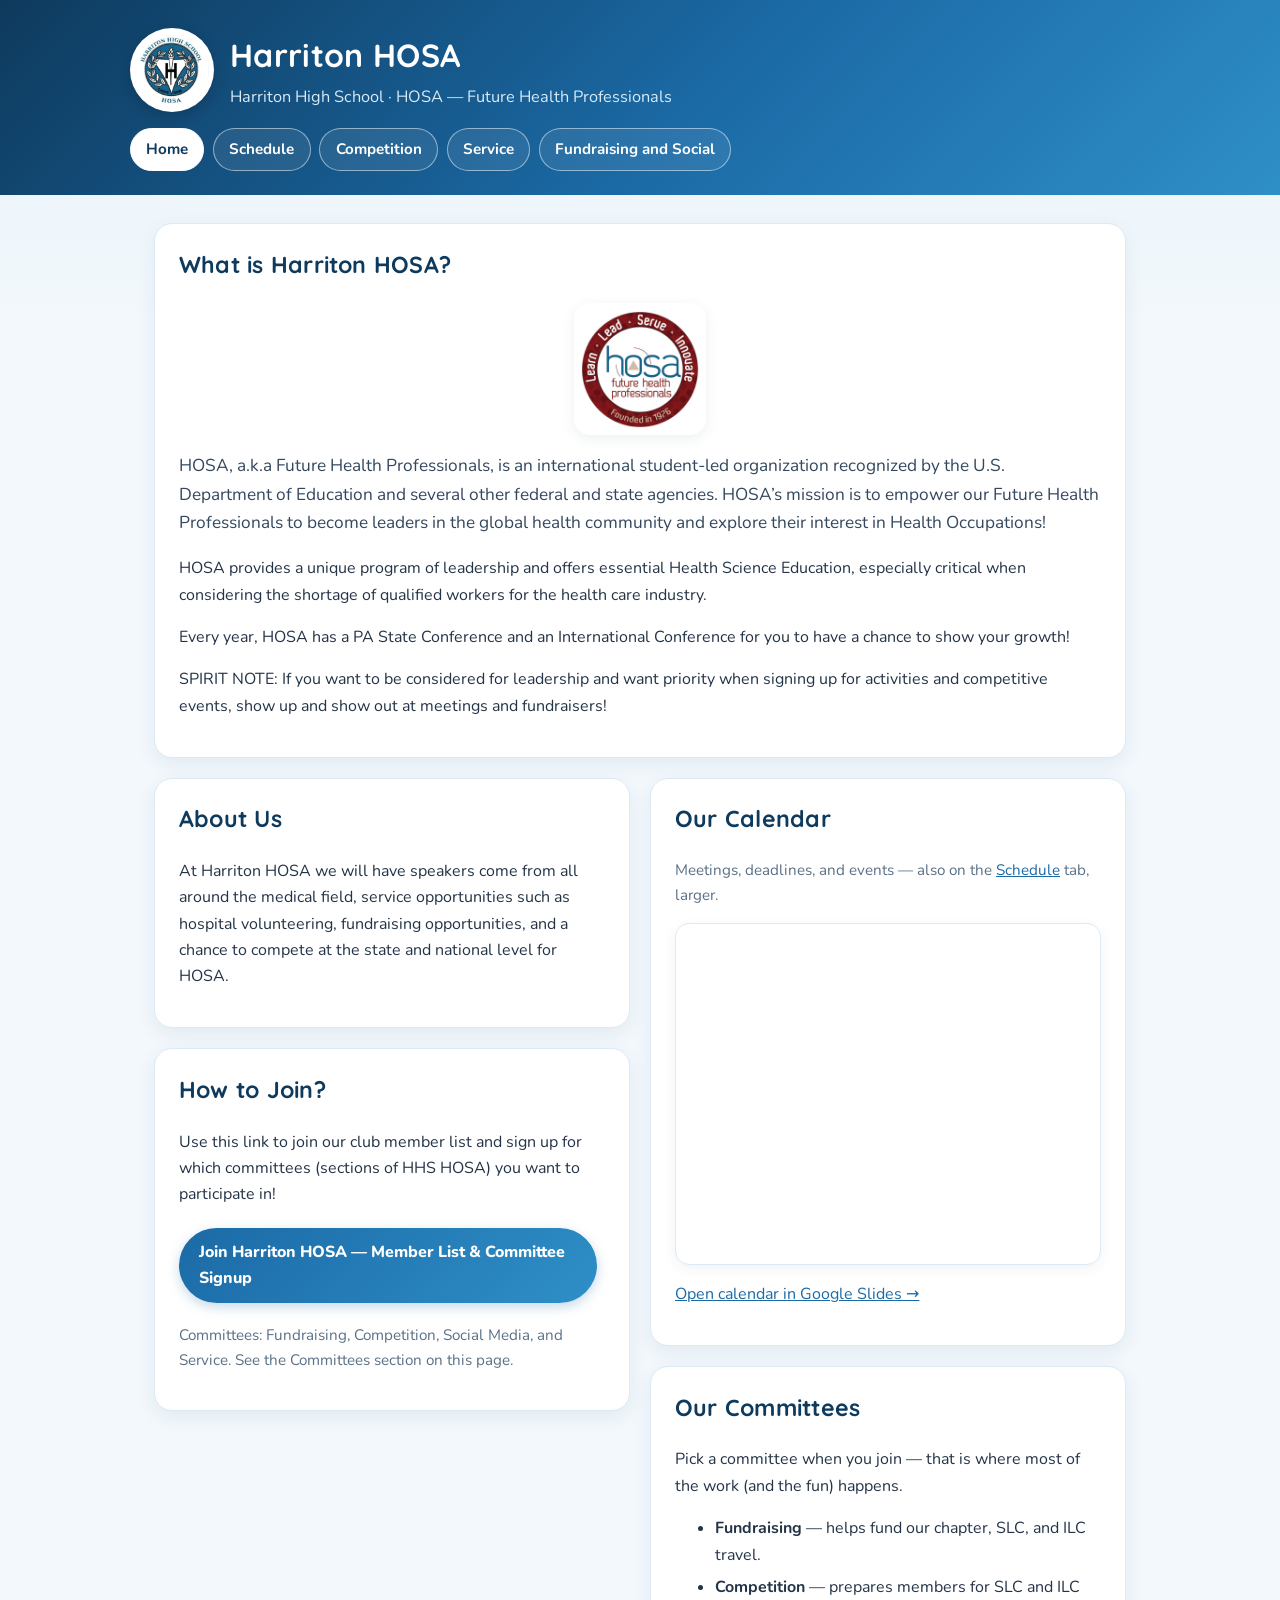
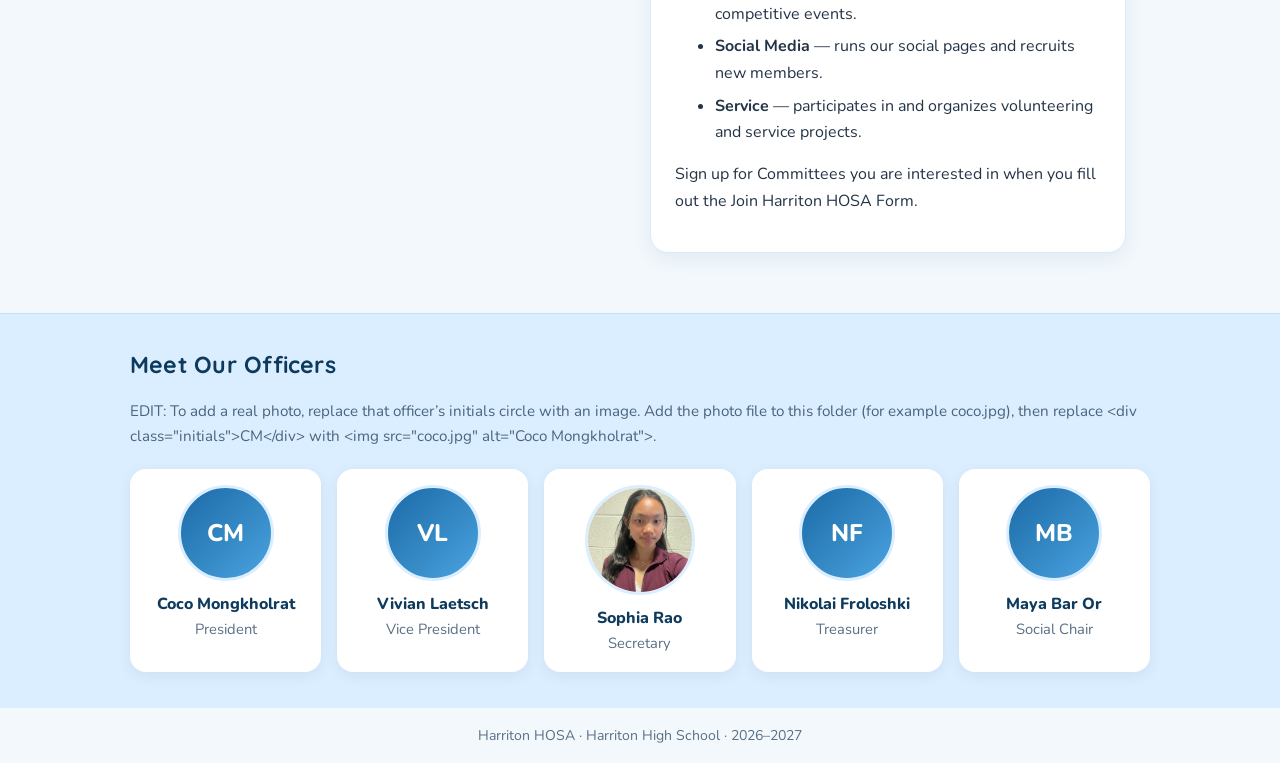
<file: index.html>
<!DOCTYPE html>
<html lang="en">
<head>
  <meta charset="utf-8">
  <meta name="viewport" content="width=device-width, initial-scale=1">
  <title>Harriton HOSA — Home</title>
  <meta name="description" content="Harriton High School HOSA — Future Health Professionals. Learn what we do, how to join, and which committee fits you.">
  <link rel="preconnect" href="https://fonts.googleapis.com">
  <link rel="preconnect" href="https://fonts.gstatic.com" crossorigin>
  <link href="https://fonts.googleapis.com/css2?family=Nunito:wght@400;600;700;800&family=Quicksand:wght@600;700&display=swap" rel="stylesheet">
  <link rel="stylesheet" href="style.css">
</head>
<body>
  <header class="site-header">
    <div class="wrap">
      <div class="header-top">
        <img class="logo-img" src="harriton-logo.png" alt="Harriton High School HOSA logo">
        <div>
          <h1>Harriton HOSA</h1>
          <p>Harriton High School &middot; HOSA — Future Health Professionals</p>
        </div>
      </div>
      <nav>
        <a href="index.html" aria-current="page">Home</a>
        <a href="schedule.html">Schedule</a>
        <a href="competition.html">Competition</a>
        <a href="service.html">Service</a>
        <a href="fundraising-social.html">Fundraising and Social</a>
      </nav>
    </div>
  </header>

  <main class="wrap">
    <!-- EDIT: Change the text below like you would in Google Sites — just edit the words between the tags, then save. -->
    <section class="card">
      <h2>What is Harriton HOSA?</h2>
      <img class="hosa-logo-small" src="hosa-logo.png" alt="HOSA — Future Health Professionals logo">
      <p class="lead">HOSA, a.k.a Future Health Professionals, is an international student-led organization recognized by the U.S. Department of Education and several other federal and state agencies. HOSA&rsquo;s mission is to empower our Future Health Professionals to become leaders in the global health community and explore their interest in Health Occupations!</p>
      <p>HOSA provides a unique program of leadership and offers essential Health Science Education, especially critical when considering the shortage of qualified workers for the health care industry.</p>
      <p>Every year, HOSA has a PA State Conference and an International Conference for you to have a chance to show your growth!</p>
      <p>SPIRIT NOTE: If you want to be considered for leadership and want priority when signing up for activities and competitive events, show up and show out at meetings and fundraisers!</p>
    </section>

    <div class="columns">
      <div>
        <section class="card">
          <h2>About Us</h2>
          <p>At Harriton HOSA we will have speakers come from all around the medical field, service opportunities such as hospital volunteering, fundraising opportunities, and a chance to compete at the state and national level for HOSA.</p>
        </section>

        <section class="card">
          <h2>How to Join?</h2>
          <p>Use this link to join our club member list and sign up for which committees (sections of HHS HOSA) you want to participate in!</p>
          <p><a class="button" href="https://docs.google.com/forms/d/e/1FAIpQLSc42jfWqCKPXL2SERlUSpcEFGGUBi-7hEyVZJ_3Ud1fs2aryA/viewform?usp=publish-editor">Join Harriton HOSA — Member List &amp; Committee Signup</a></p>
          <p class="muted">Committees: Fundraising, Competition, Social Media, and Service. See the Committees section on this page.</p>
        </section>
      </div>

      <div>
        <section class="card">
          <h2>Our Calendar</h2>
          <p class="muted">Meetings, deadlines, and events — also on the <a href="schedule.html">Schedule</a> tab, larger.</p>
          <div class="embed">
            <!-- EDIT: This is the Google Slides calendar. If you make a new calendar slideshow, replace only the long ID in the src below. The slideshow must be shared as Anyone with the link can view, or File > Share > Publish to web, or the embed will ask for a login. -->
            <iframe src="https://docs.google.com/presentation/d/1mfdvBEq1URchs_hJdiRhdSc4F8808NfdTr2dYdcWqeU/embed?start=false&amp;loop=false&amp;delayms=3000" allowfullscreen="true" title="Harriton HOSA calendar"></iframe>
          </div>
          <p><a href="https://docs.google.com/presentation/d/1mfdvBEq1URchs_hJdiRhdSc4F8808NfdTr2dYdcWqeU/edit?slide=id.p#slide=id.p">Open calendar in Google Slides &rarr;</a></p>
        </section>

        <section class="card">
          <h2>Our Committees</h2>
          <p>Pick a committee when you join — that is where most of the work (and the fun) happens.</p>
          <ul class="tight">
            <li><strong>Fundraising</strong> — helps fund our chapter, SLC, and ILC travel.</li>
            <li><strong>Competition</strong> — prepares members for SLC and ILC competitive events.</li>
            <li><strong>Social Media</strong> — runs our social pages and recruits new members.</li>
            <li><strong>Service</strong> — participates in and organizes volunteering and service projects.</li>
          </ul>
          <p>Sign up for Committees you are interested in when you fill out the Join Harriton HOSA Form.</p>
        </section>
      </div>
    </div>
  </main>
  <section class="officers">
    <div class="wrap">
      <h2>Meet Our Officers</h2>
      <p class="muted">EDIT: To add a real photo, replace that officer&rsquo;s initials circle with an image. Add the photo file to this folder (for example coco.jpg), then replace &lt;div class="initials"&gt;CM&lt;/div&gt; with &lt;img src="coco.jpg" alt="Coco Mongkholrat"&gt;.</p>
      <div class="officer-grid">
        <div class="officer"><div class="initials">CM</div><div class="name">Coco Mongkholrat</div><div class="role">President</div></div>
        <div class="officer"><div class="initials">VL</div><div class="name">Vivian Laetsch</div><div class="role">Vice President</div></div>
        <div class="officer"><img src="IMG_9141.jpeg" alt="Sophia Rao"><div class="name">Sophia Rao</div><div class="role">Secretary</div></div>
        <div class="officer"><div class="initials">NF</div><div class="name">Nikolai Froloshki</div><div class="role">Treasurer</div></div>
        <div class="officer"><div class="initials">MB</div><div class="name">Maya Bar Or</div><div class="role">Social Chair</div></div>
      </div>
    </div>
  </section>

  <footer class="site-footer">Harriton HOSA &middot; Harriton High School &middot; 2026–2027</footer>
</body>
</html>
</file>
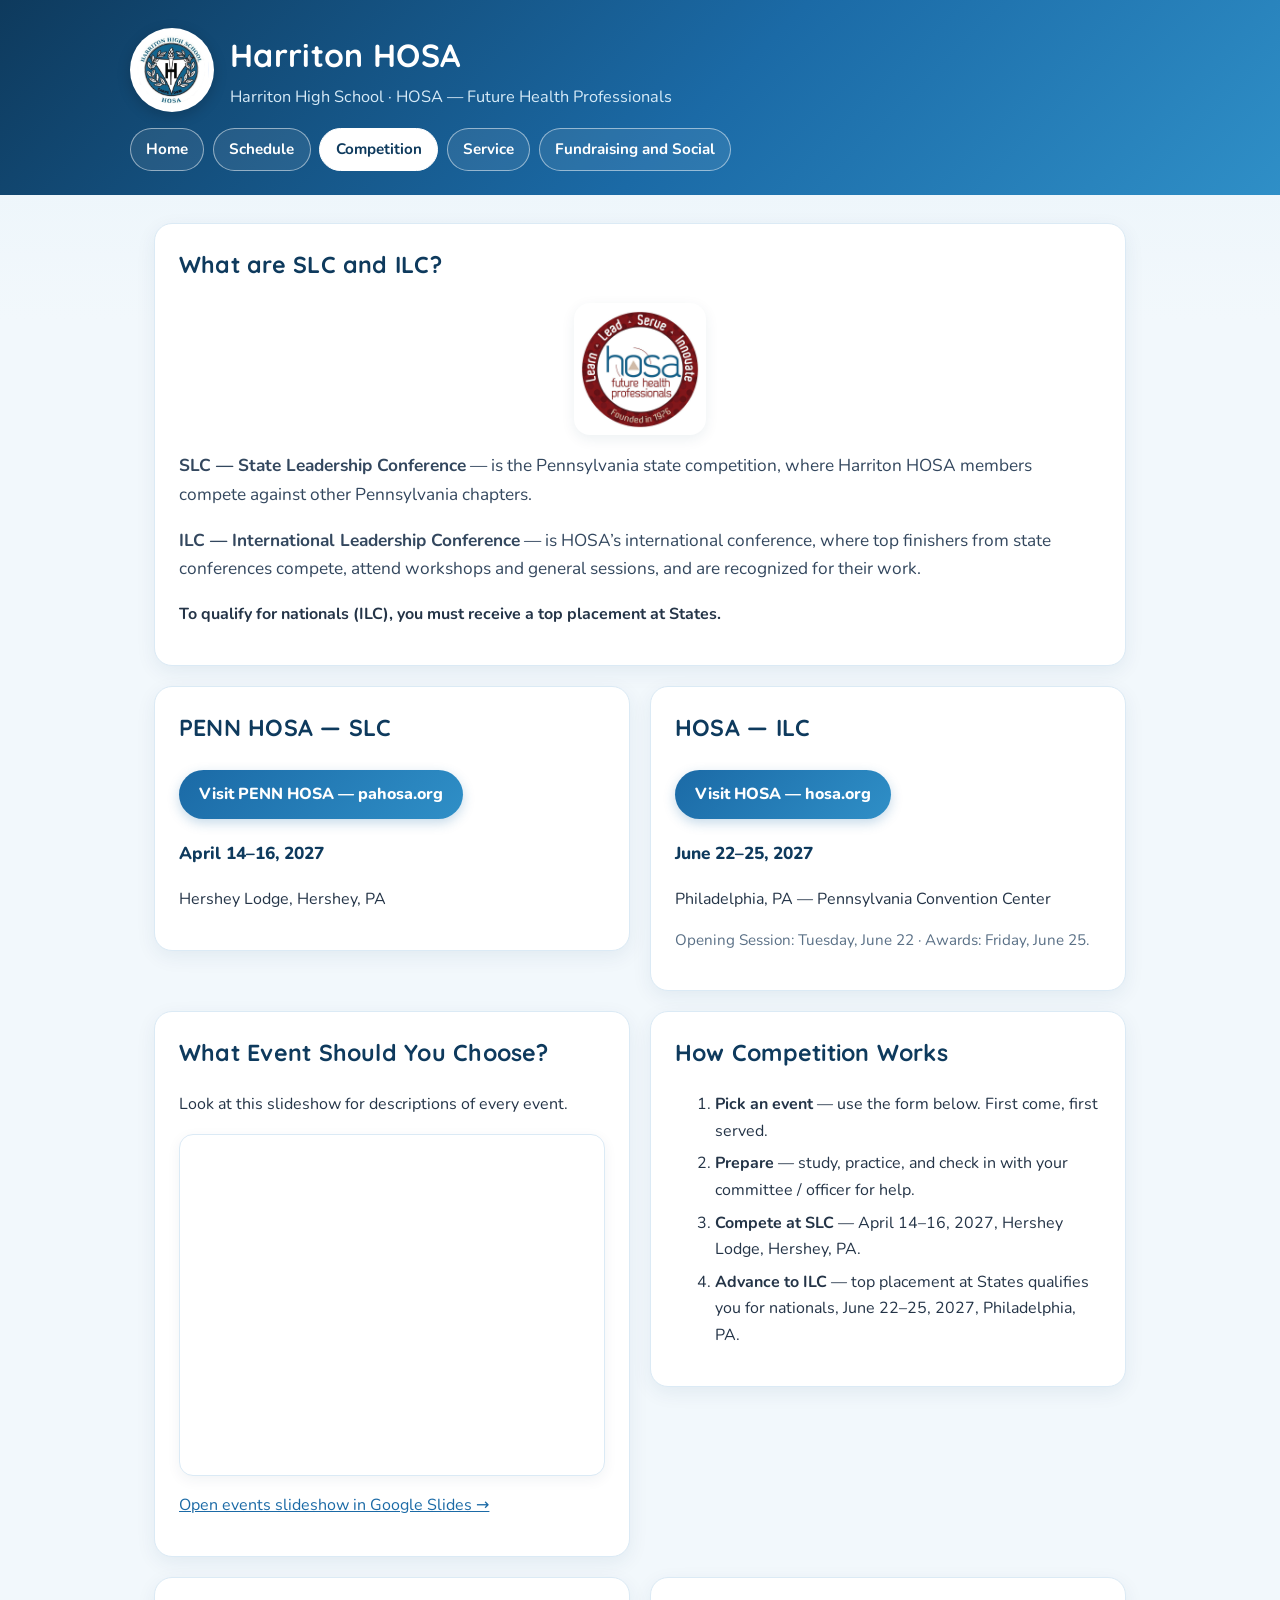
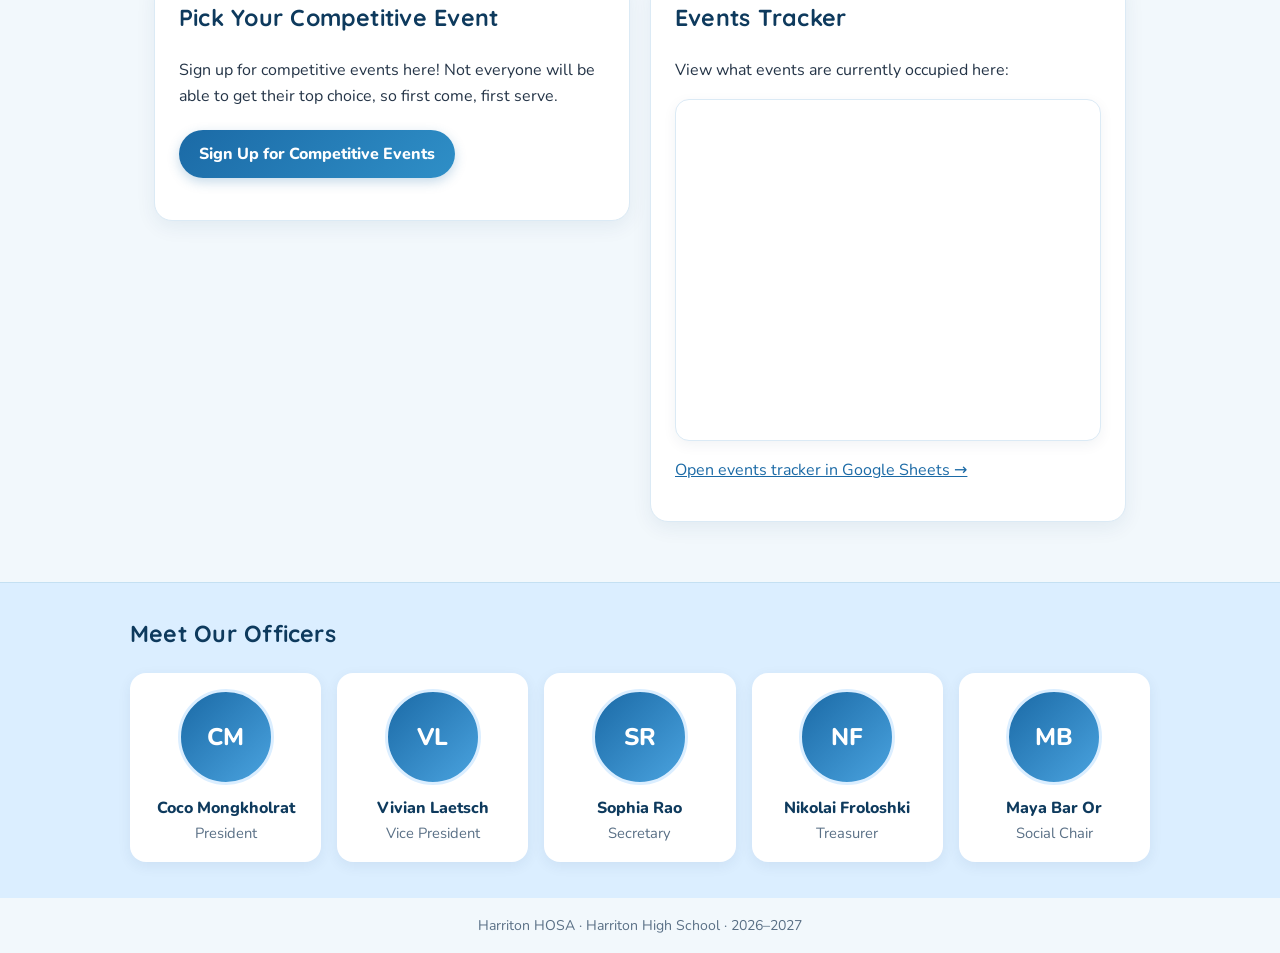
<file: competition.html>
<!DOCTYPE html>
<html lang="en">
<head>
  <meta charset="utf-8">
  <meta name="viewport" content="width=device-width, initial-scale=1">
  <title>Harriton HOSA — Competition</title>
  <meta name="description" content="Harriton HOSA competition — SLC and ILC, dates and locations, events, and how competition works.">
  <link rel="preconnect" href="https://fonts.googleapis.com">
  <link rel="preconnect" href="https://fonts.gstatic.com" crossorigin>
  <link href="https://fonts.googleapis.com/css2?family=Nunito:wght@400;600;700;800&family=Quicksand:wght@600;700&display=swap" rel="stylesheet">
  <link rel="stylesheet" href="style.css">
</head>
<body>
  <header class="site-header">
    <div class="wrap">
      <div class="header-top">
        <img class="logo-img" src="harriton-logo.png" alt="Harriton High School HOSA logo">
        <div>
          <h1>Harriton HOSA</h1>
          <p>Harriton High School &middot; HOSA — Future Health Professionals</p>
        </div>
      </div>
      <nav>
        <a href="index.html">Home</a>
        <a href="schedule.html">Schedule</a>
        <a href="competition.html" aria-current="page">Competition</a>
        <a href="service.html">Service</a>
        <a href="fundraising-social.html">Fundraising and Social</a>
      </nav>
    </div>
  </header>

  <main class="wrap">
    <section class="card">
      <h2>What are SLC and ILC?</h2>
      <img class="hosa-logo-small" src="hosa-logo.png" alt="HOSA — Future Health Professionals logo">
      <p class="lead"><strong>SLC — State Leadership Conference</strong> — is the Pennsylvania state competition, where Harriton HOSA members compete against other Pennsylvania chapters.</p>
      <p class="lead"><strong>ILC — International Leadership Conference</strong> — is HOSA&rsquo;s international conference, where top finishers from state conferences compete, attend workshops and general sessions, and are recognized for their work.</p>
      <p><strong>To qualify for nationals (ILC), you must receive a top placement at States.</strong></p>
    </section>

    <div class="conference">
      <section class="card">
        <h2>PENN HOSA — SLC</h2>
        <p><a class="button" href="https://pahosa.org/">Visit PENN HOSA — pahosa.org</a></p>
        <p class="date-line">April 14–16, 2027</p>
        <p>Hershey Lodge, Hershey, PA</p>
      </section>

      <section class="card">
        <h2>HOSA — ILC</h2>
        <p><a class="button" href="https://hosa.org/">Visit HOSA — hosa.org</a></p>
        <p class="date-line">June 22–25, 2027</p>
        <p>Philadelphia, PA — Pennsylvania Convention Center</p>
        <p class="muted">Opening Session: Tuesday, June 22 &middot; Awards: Friday, June 25.</p>
      </section>
    </div>

    <div class="columns">
      <section class="card">
        <h2>What Event Should You Choose?</h2>
        <p>Look at this slideshow for descriptions of every event.</p>
        <div class="embed">
          <iframe src="https://docs.google.com/presentation/d/188fEeIF8FFiHyWXehj-7ZwwgN0Vzp-uC/embed?start=false&amp;loop=false&amp;delayms=3000" allowfullscreen="true" title="HOSA competitive events slideshow"></iframe>
        </div>
        <p><a href="https://docs.google.com/presentation/d/188fEeIF8FFiHyWXehj-7ZwwgN0Vzp-uC/edit?pli=1&amp;slide=id.g3f8e8524f2d_0_0#slide=id.g3f8e8524f2d_0_0">Open events slideshow in Google Slides &rarr;</a></p>
      </section>

      <section class="card">
        <h2>How Competition Works</h2>
        <ol class="tight">
          <li><strong>Pick an event</strong> — use the form below. First come, first served.</li>
          <li><strong>Prepare</strong> — study, practice, and check in with your committee / officer for help.</li>
          <li><strong>Compete at SLC</strong> — April 14–16, 2027, Hershey Lodge, Hershey, PA.</li>
          <li><strong>Advance to ILC</strong> — top placement at States qualifies you for nationals, June 22–25, 2027, Philadelphia, PA.</li>
        </ol>
      </section>
    </div>

    <div class="columns">
      <section class="card">
        <h2>Pick Your Competitive Event</h2>
        <p>Sign up for competitive events here! Not everyone will be able to get their top choice, so first come, first serve.</p>
        <p><a class="button" href="https://docs.google.com/forms/d/e/1FAIpQLSdqk2BlFJGXakVuuCtnqomARB2UqHBTlARlPc3tVABK3GrmCw/viewform?usp=dialog">Sign Up for Competitive Events</a></p>
      </section>

      <section class="card">
        <h2>Events Tracker</h2>
        <p>View what events are currently occupied here:</p>
        <div class="embed">
          <iframe src="https://docs.google.com/spreadsheets/d/1wwWl0MsFGk18jMUlRRvQnCLWoQBzq8YoimMo5AUwlwM/htmlembed?gid=0" title="Harriton HOSA events tracker"></iframe>
        </div>
        <p><a href="https://docs.google.com/spreadsheets/d/1wwWl0MsFGk18jMUlRRvQnCLWoQBzq8YoimMo5AUwlwM/edit?gid=0#gid=0">Open events tracker in Google Sheets &rarr;</a></p>
      </section>
    </div>
  </main>

  <section class="officers">
    <div class="wrap">
      <h2>Meet Our Officers</h2>
      <div class="officer-grid">
        <div class="officer"><div class="initials">CM</div><div class="name">Coco Mongkholrat</div><div class="role">President</div></div>
        <div class="officer"><div class="initials">VL</div><div class="name">Vivian Laetsch</div><div class="role">Vice President</div></div>
        <div class="officer"><div class="initials">SR</div><div class="name">Sophia Rao</div><div class="role">Secretary</div></div>
        <div class="officer"><div class="initials">NF</div><div class="name">Nikolai Froloshki</div><div class="role">Treasurer</div></div>
        <div class="officer"><div class="initials">MB</div><div class="name">Maya Bar Or</div><div class="role">Social Chair</div></div>
      </div>
    </div>
  </section>

  <footer class="site-footer">Harriton HOSA &middot; Harriton High School &middot; 2026–2027</footer>
</body>
</html>
</file>
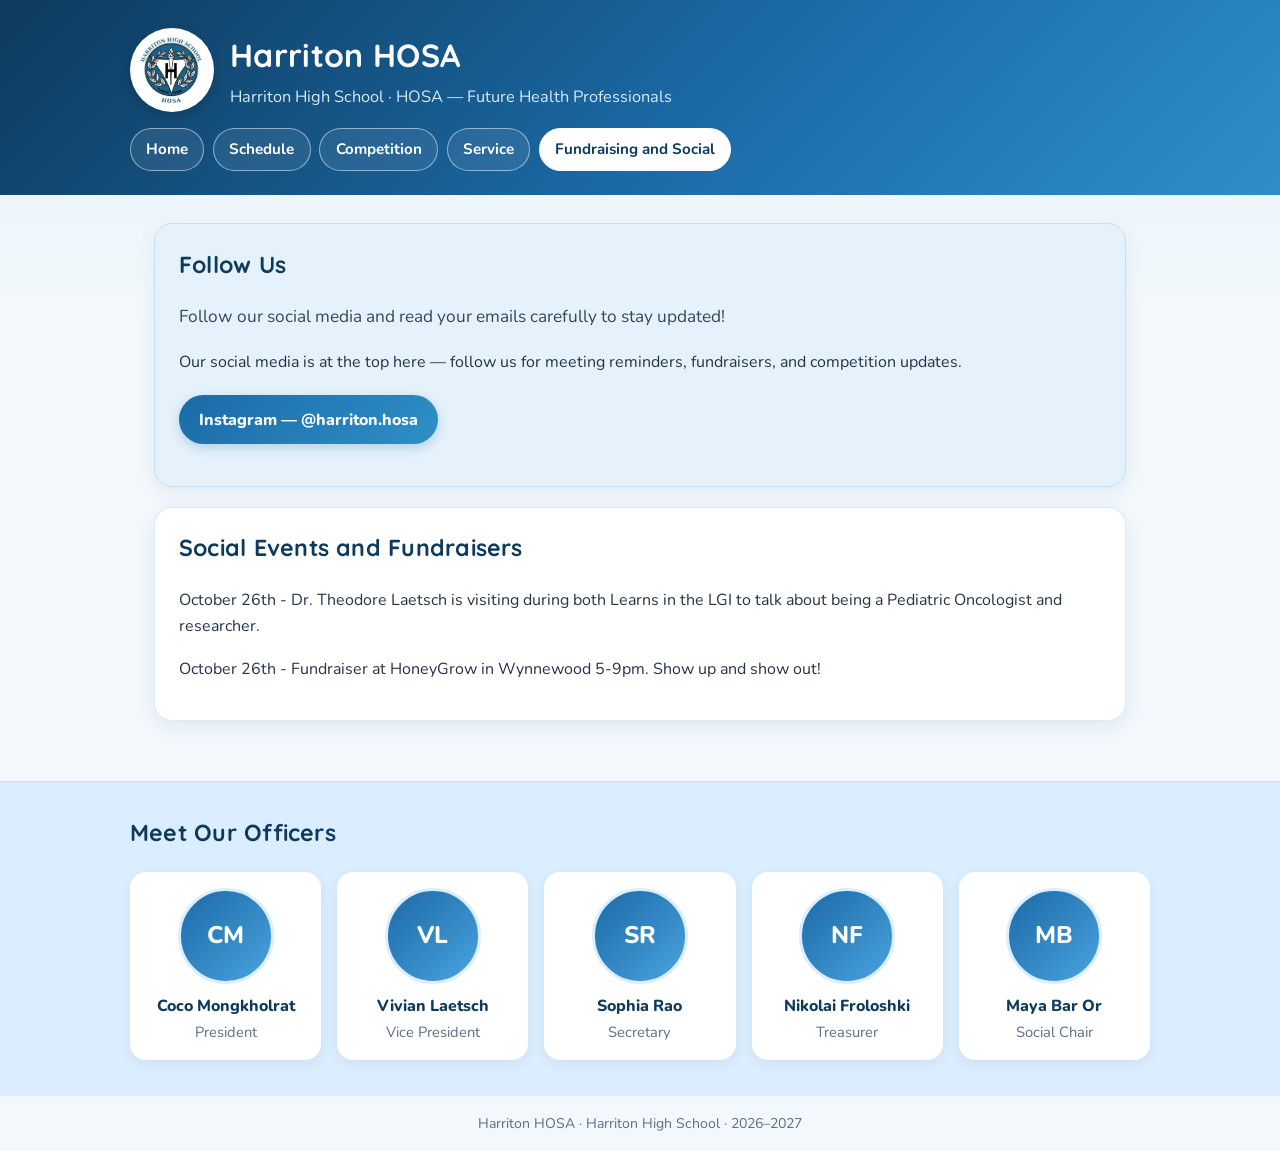
<file: fundraising-social.html>
<!DOCTYPE html>
<html lang="en">
<head>
  <meta charset="utf-8">
  <meta name="viewport" content="width=device-width, initial-scale=1">
  <title>Harriton HOSA — Fundraising and Social</title>
  <meta name="description" content="Harriton HOSA fundraisers and social media.">
  <link rel="preconnect" href="https://fonts.googleapis.com">
  <link rel="preconnect" href="https://fonts.gstatic.com" crossorigin>
  <link href="https://fonts.googleapis.com/css2?family=Nunito:wght@400;600;700;800&family=Quicksand:wght@600;700&display=swap" rel="stylesheet">
  <link rel="stylesheet" href="style.css">
</head>
<body>
  <header class="site-header">
    <div class="wrap">
      <div class="header-top">
        <img class="logo-img" src="harriton-logo.png" alt="Harriton High School HOSA logo">
        <div>
          <h1>Harriton HOSA</h1>
          <p>Harriton High School &middot; HOSA — Future Health Professionals</p>
        </div>
      </div>
      <nav>
        <a href="index.html">Home</a>
        <a href="schedule.html">Schedule</a>
        <a href="competition.html">Competition</a>
        <a href="service.html">Service</a>
        <a href="fundraising-social.html" aria-current="page">Fundraising and Social</a>
      </nav>
    </div>
  </header>

  <main class="wrap">
    <section class="card teal">
      <h2>Follow Us</h2>
      <p class="lead">Follow our social media and read your emails carefully to stay updated!</p>
      <p>Our social media is at the top here — follow us for meeting reminders, fundraisers, and competition updates.</p>
      <p>
        <a class="button" href="https://www.instagram.com/harriton.hosa">Instagram — @harriton.hosa</a>
      </p>
    </section>

    <section class="card">
      <h2>Social Events and Fundraisers</h2>
      <p>October 26th - Dr. Theodore Laetsch is visiting during both Learns in the LGI to talk about being a Pediatric Oncologist and researcher.</p>
      <p>October 26th - Fundraiser at HoneyGrow in Wynnewood 5-9pm. Show up and show out!</p>
    </section>
  </main>

  <section class="officers">
    <div class="wrap">
      <h2>Meet Our Officers</h2>
      <div class="officer-grid">
        <div class="officer"><div class="initials">CM</div><div class="name">Coco Mongkholrat</div><div class="role">President</div></div>
        <div class="officer"><div class="initials">VL</div><div class="name">Vivian Laetsch</div><div class="role">Vice President</div></div>
        <div class="officer"><div class="initials">SR</div><div class="name">Sophia Rao</div><div class="role">Secretary</div></div>
        <div class="officer"><div class="initials">NF</div><div class="name">Nikolai Froloshki</div><div class="role">Treasurer</div></div>
        <div class="officer"><div class="initials">MB</div><div class="name">Maya Bar Or</div><div class="role">Social Chair</div></div>
      </div>
    </div>
  </section>

  <footer class="site-footer">Harriton HOSA &middot; Harriton High School &middot; 2026–2027</footer>
</body>
</html>
</file>
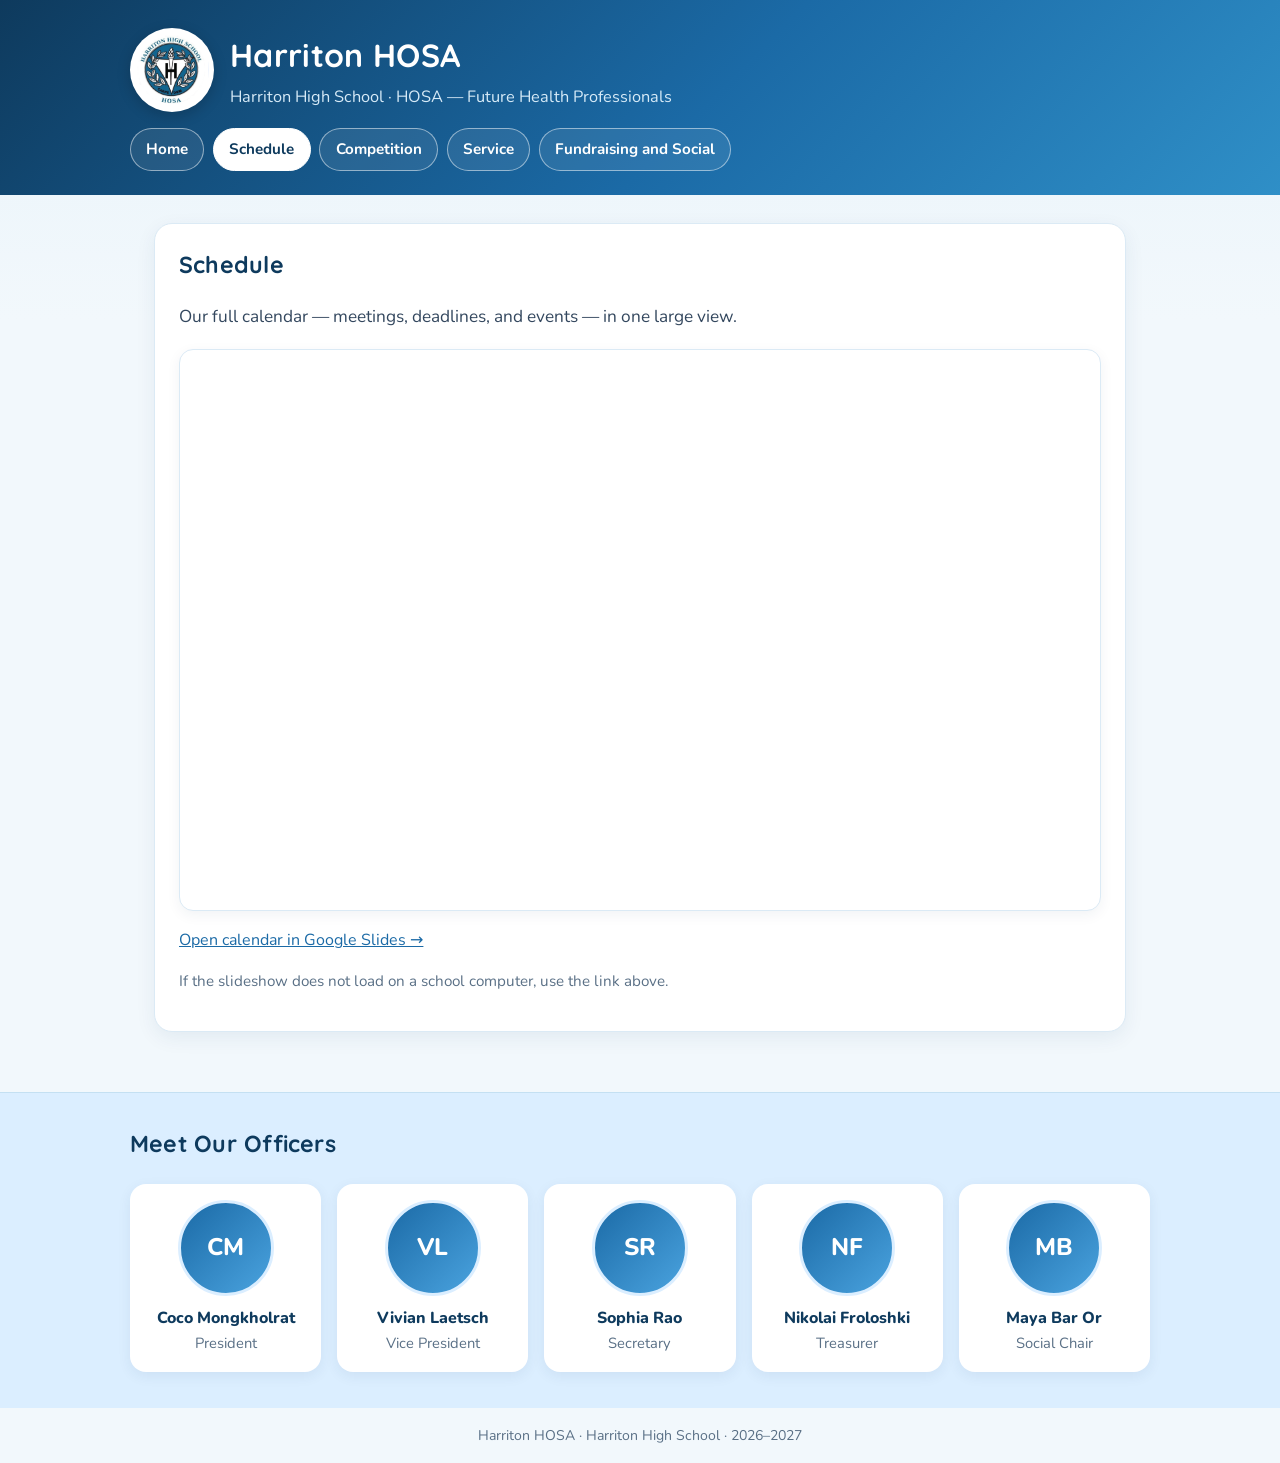
<file: schedule.html>
<!DOCTYPE html>
<html lang="en">
<head>
  <meta charset="utf-8">
  <meta name="viewport" content="width=device-width, initial-scale=1">
  <title>Harriton HOSA — Schedule</title>
  <meta name="description" content="Harriton HOSA calendar — meetings, deadlines, and events.">
  <link rel="preconnect" href="https://fonts.googleapis.com">
  <link rel="preconnect" href="https://fonts.gstatic.com" crossorigin>
  <link href="https://fonts.googleapis.com/css2?family=Nunito:wght@400;600;700;800&family=Quicksand:wght@600;700&display=swap" rel="stylesheet">
  <link rel="stylesheet" href="style.css">
</head>
<body>
  <header class="site-header">
    <div class="wrap">
      <div class="header-top">
        <img class="logo-img" src="harriton-logo.png" alt="Harriton High School HOSA logo">
        <div>
          <h1>Harriton HOSA</h1>
          <p>Harriton High School &middot; HOSA — Future Health Professionals</p>
        </div>
      </div>
      <nav>
        <a href="index.html">Home</a>
        <a href="schedule.html" aria-current="page">Schedule</a>
        <a href="competition.html">Competition</a>
        <a href="service.html">Service</a>
        <a href="fundraising-social.html">Fundraising and Social</a>
      </nav>
    </div>
  </header>

  <main class="wrap">
    <section class="card">
      <h2>Schedule</h2>
      <p class="lead">Our full calendar — meetings, deadlines, and events — in one large view.</p>
      <div class="embed tall">
        <iframe src="https://docs.google.com/presentation/d/1mfdvBEq1URchs_hJdiRhdSc4F8808NfdTr2dYdcWqeU/embed?start=false&amp;loop=false&amp;delayms=3000" allowfullscreen="true" title="Harriton HOSA calendar"></iframe>
      </div>
      <p><a href="https://docs.google.com/presentation/d/1mfdvBEq1URchs_hJdiRhdSc4F8808NfdTr2dYdcWqeU/edit?slide=id.p#slide=id.p">Open calendar in Google Slides &rarr;</a></p>
      <p class="muted">If the slideshow does not load on a school computer, use the link above.</p>
    </section>
  </main>

  <section class="officers">
    <div class="wrap">
      <h2>Meet Our Officers</h2>
      <div class="officer-grid">
        <div class="officer"><div class="initials">CM</div><div class="name">Coco Mongkholrat</div><div class="role">President</div></div>
        <div class="officer"><div class="initials">VL</div><div class="name">Vivian Laetsch</div><div class="role">Vice President</div></div>
        <div class="officer"><div class="initials">SR</div><div class="name">Sophia Rao</div><div class="role">Secretary</div></div>
        <div class="officer"><div class="initials">NF</div><div class="name">Nikolai Froloshki</div><div class="role">Treasurer</div></div>
        <div class="officer"><div class="initials">MB</div><div class="name">Maya Bar Or</div><div class="role">Social Chair</div></div>
      </div>
    </div>
  </section>

  <footer class="site-footer">Harriton HOSA &middot; Harriton High School &middot; 2026–2027</footer>
</body>
</html>
</file>
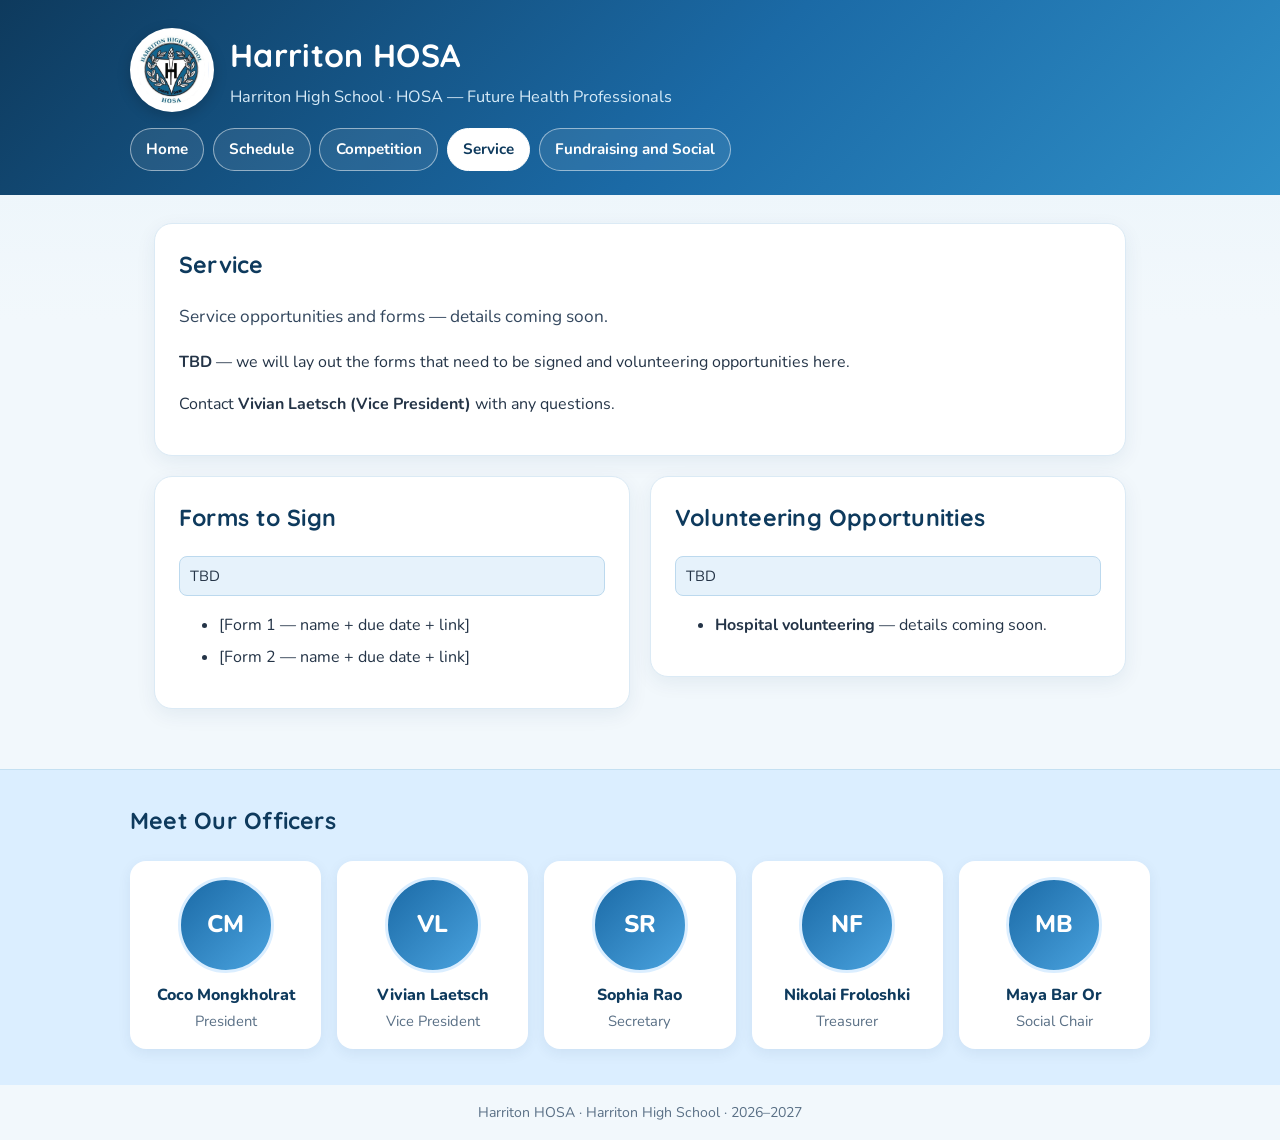
<file: service.html>
<!DOCTYPE html>
<html lang="en">
<head>
  <meta charset="utf-8">
  <meta name="viewport" content="width=device-width, initial-scale=1">
  <title>Harriton HOSA — Service</title>
  <meta name="description" content="Harriton HOSA service — forms to sign and volunteering opportunities.">
  <link rel="preconnect" href="https://fonts.googleapis.com">
  <link rel="preconnect" href="https://fonts.gstatic.com" crossorigin>
  <link href="https://fonts.googleapis.com/css2?family=Nunito:wght@400;600;700;800&family=Quicksand:wght@600;700&display=swap" rel="stylesheet">
  <link rel="stylesheet" href="style.css">
</head>
<body>
  <header class="site-header">
    <div class="wrap">
      <div class="header-top">
        <img class="logo-img" src="harriton-logo.png" alt="Harriton High School HOSA logo">
        <div>
          <h1>Harriton HOSA</h1>
          <p>Harriton High School &middot; HOSA — Future Health Professionals</p>
        </div>
      </div>
      <nav>
        <a href="index.html">Home</a>
        <a href="schedule.html">Schedule</a>
        <a href="competition.html">Competition</a>
        <a href="service.html" aria-current="page">Service</a>
        <a href="fundraising-social.html">Fundraising and Social</a>
      </nav>
    </div>
  </header>

  <main class="wrap">
    <section class="card">
      <h2>Service</h2>
      <p class="lead">Service opportunities and forms — details coming soon.</p>
      <p><strong>TBD</strong> — we will lay out the forms that need to be signed and volunteering opportunities here.</p>
      <p>Contact <strong>Vivian Laetsch (Vice President)</strong> with any questions.</p>
    </section>

    <div class="columns">
      <section class="card">
        <h2>Forms to Sign</h2>
        <p class="todo">TBD</p>
        <ul class="tight">
          <li>[Form 1 — name + due date + link]</li>
          <li>[Form 2 — name + due date + link]</li>
        </ul>
      </section>

      <section class="card">
        <h2>Volunteering Opportunities</h2>
        <p class="todo">TBD</p>
        <ul class="tight">
          <li><strong>Hospital volunteering</strong> — details coming soon.</li>
        </ul>
      </section>
    </div>
  </main>

  <section class="officers">
    <div class="wrap">
      <h2>Meet Our Officers</h2>
      <div class="officer-grid">
        <div class="officer"><div class="initials">CM</div><div class="name">Coco Mongkholrat</div><div class="role">President</div></div>
        <div class="officer"><div class="initials">VL</div><div class="name">Vivian Laetsch</div><div class="role">Vice President</div></div>
        <div class="officer"><div class="initials">SR</div><div class="name">Sophia Rao</div><div class="role">Secretary</div></div>
        <div class="officer"><div class="initials">NF</div><div class="name">Nikolai Froloshki</div><div class="role">Treasurer</div></div>
        <div class="officer"><div class="initials">MB</div><div class="name">Maya Bar Or</div><div class="role">Social Chair</div></div>
      </div>
    </div>
  </section>

  <footer class="site-footer">Harriton HOSA &middot; Harriton High School &middot; 2026–2027</footer>
</body>
</html>
</file>
<file: style.css>
/* Harriton HOSA — soft blue theme.
   EDIT COLOURS HERE ONLY: change the --blue values below once,
   and every page changes together. No other file needs colour edits.
   Fonts are Nunito (body, soft and rounded) and Quicksand (headings).
   If Google Fonts is blocked at school, it falls back to system fonts
   and the site still looks the same. */
:root {
  --navy: #0e3a5d;
  --blue: #1b6aa6;
  --sky: #4aa3df;
  --sky-light: #dbeeff;
  --sky-pale: #eef6fb;
  --bg: #f2f8fc;
  --ink: #243447;
  --muted: #5a7086;
  --line: #dbeaf5;
  --card: #ffffff;
  --gold: #7fb8dd;
}
* { box-sizing: border-box; }
body {
  font-family: "Nunito", system-ui, -apple-system, "Segoe UI", Roboto, sans-serif;
  line-height: 1.65; margin: 0; color: var(--ink);
  background: linear-gradient(180deg, #e8f3fa 0%, var(--bg) 320px);
}
a { color: var(--blue); }
a:hover { text-decoration-thickness: 2px; }
h1, h2, h3 { font-family: "Quicksand", "Nunito", system-ui, sans-serif; font-weight: 700; letter-spacing: .01em; }

/* Header — soft blue gradient, neat like Google Sites */
.site-header { background: linear-gradient(135deg, #0e3a5d 0%, #1b6aa6 55%, #2f8fc7 100%); color: #fff; padding: 1.75rem 1.5rem 1.5rem; }
.site-header .wrap, main.wrap, .officers .wrap { max-width: 1020px; margin: 0 auto; }
.header-top { display: flex; align-items: center; gap: 1rem; margin-bottom: .75rem; }
.logo-img { width: 84px; height: 84px; flex-shrink: 0; border-radius: 50%; background: #fff; padding: 5px; object-fit: contain; box-shadow: 0 4px 14px rgba(0,0,0,.18); }
.site-header h1 { margin: 0 0 .15rem; font-size: 2rem; }
.site-header p { margin: 0; color: #d6eaf7; font-size: 1.02rem; }
.site-header nav { display: flex; flex-wrap: wrap; gap: .55rem; margin-top: 1rem; }
.site-header nav a { color: #fff; text-decoration: none; padding: .5rem .95rem; border: 1px solid rgba(255,255,255,.5); border-radius: 999px; font-weight: 700; font-size: .95rem; background: rgba(255,255,255,.08); }
.site-header nav a[aria-current="page"] { background: #fff; color: var(--navy); border-color: #fff; }
.site-header nav a:hover { background: rgba(255,255,255,.22); }

main.wrap { padding: 1.75rem 1.5rem 2.5rem; }
h2 { color: var(--navy); margin-top: 0; font-size: 1.45rem; }
h3 { color: var(--navy); }
.lead { font-size: 1.08rem; color: #33475e; }

/* Hero / logo row on Home */
.hero-logos { display: flex; align-items: center; justify-content: center; gap: 1.5rem; flex-wrap: wrap; margin-bottom: 1rem; }
.hero-logos img { background: #fff; border-radius: 16px; padding: .5rem; box-shadow: 0 4px 14px rgba(14,58,93,.10); }
.hero-logos .harriton-logo { width: 118px; height: auto; border-radius: 50%; }
.hero-logos .hosa-logo { width: 148px; height: auto; }
.hosa-logo-small { width: 132px; height: auto; display: block; margin: 0 auto .75rem; background: #fff; border-radius: 16px; padding: .4rem; box-shadow: 0 4px 14px rgba(14,58,93,.08); }

/* Two-column layout: left text, right embed / form */
.columns { display: grid; grid-template-columns: 1fr 1fr; gap: 1.25rem; align-items: start; }
@media (max-width: 760px) { .columns { grid-template-columns: 1fr; } .header-top { flex-direction: column; align-items: flex-start; } }
.card { background: var(--card); border: 1px solid var(--line); border-radius: 18px; padding: 1.35rem 1.5rem; margin-bottom: 1.25rem; box-shadow: 0 6px 20px rgba(14,58,93,.07); }
.card.teal { background: #e6f2fb; border-color: #c4e0f2; }
.card.gold { border-left: 5px solid var(--sky); background: #f0f7fd; }
.card h2, .card h3 { margin-top: 0; }
.muted { color: var(--muted); font-size: .95rem; }

/* Embeds — soft rounded boxes */
.embed { width: 100%; min-height: 340px; border: 1px solid var(--line); border-radius: 14px; background: #fff; overflow: hidden; display: flex; align-items: center; justify-content: center; text-align: center; padding: 0; color: var(--muted); box-shadow: 0 4px 14px rgba(14,58,93,.06); }
.embed.tall { min-height: 560px; }
.embed iframe { width: 100%; height: 100%; min-height: 340px; border: 0; display: block; }
.embed.tall iframe { min-height: 560px; }
.button { display: inline-block; background: linear-gradient(135deg, #1b6aa6, #2f8fc7); color: #fff !important; text-decoration: none; font-weight: 800; padding: .7rem 1.25rem; border-radius: 999px; margin: .25rem .5rem .25rem 0; box-shadow: 0 4px 12px rgba(27,106,166,.25); }
.button.secondary { background: var(--navy); }
.button:hover { filter: brightness(1.07); }
ul.tight li, ol.tight li { margin-bottom: .4rem; }
.conference { display: grid; grid-template-columns: 1fr 1fr; gap: 1.25rem; align-items: start; }
@media (max-width: 760px) { .conference { grid-template-columns: 1fr; } }
.date-line { font-weight: 800; color: var(--navy); font-size: 1.08rem; }

/* Officer footer — soft blue, same on every tab */
.officers { background: #dbeeff; color: var(--navy); padding: 2rem 1.5rem 2.25rem; border-top: 1px solid #c4e0f2; }
.officers h2 { color: var(--navy); margin-bottom: .25rem; }
.officers .muted { color: #4a647c; }
.officer-grid { display: grid; grid-template-columns: repeat(5, 1fr); gap: 1rem; margin-top: 1.25rem; }
@media (max-width: 760px) { .officer-grid { grid-template-columns: repeat(2, 1fr); } }
.officer { text-align: center; background: #fff; border-radius: 16px; padding: 1rem .5rem; box-shadow: 0 4px 14px rgba(14,58,93,.07); }
.officer img { width: 100%; max-width: 110px; aspect-ratio: 1 / 1; object-fit: cover; border-radius: 50%; border: 3px solid var(--sky-light); background: #e6f2fb; display: block; margin: 0 auto .6rem; }
.officer .initials { width: 96px; height: 96px; border-radius: 50%; border: 3px solid var(--sky-light); background: linear-gradient(135deg, #1b6aa6, #4aa3df); color: #fff; font-weight: 800; font-size: 1.5rem; display: flex; align-items: center; justify-content: center; margin: 0 auto .6rem; }
.officer .name { font-weight: 800; color: var(--navy); }
.officer .role { color: var(--muted); font-size: .92rem; }
.site-footer { text-align: center; color: var(--muted); font-size: .88rem; padding: 1rem; }
.todo { background: #e6f2fb; border: 1px solid #bcd9ee; border-radius: 8px; padding: .4rem .65rem; font-size: .92rem; }
</file>
